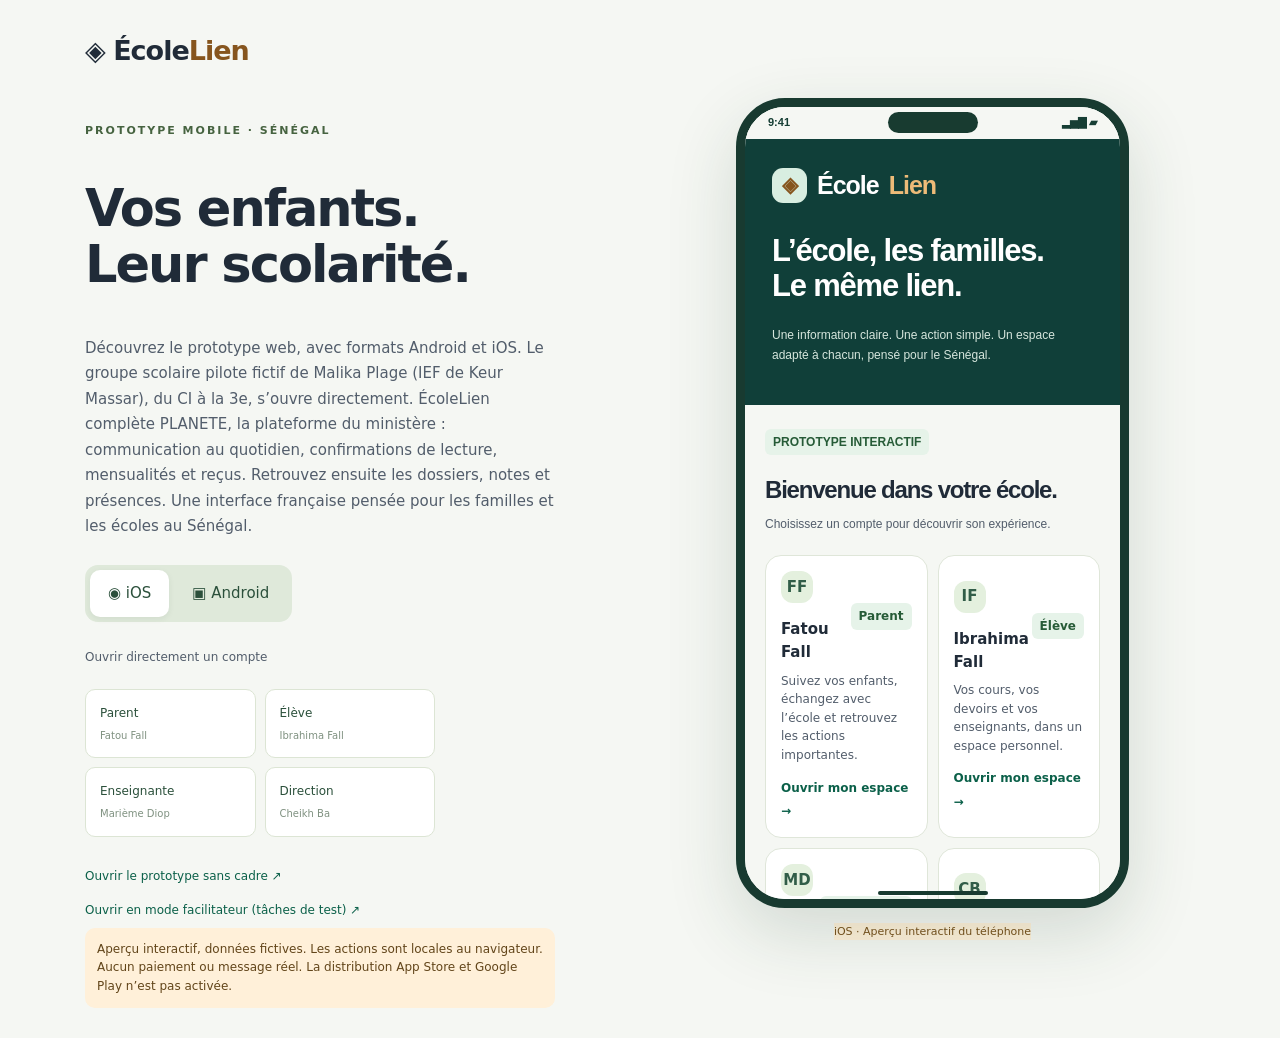
<file: index.html>
<!doctype html><html lang="fr"><head><meta charset="utf-8"><meta name="robots" content="noindex, nofollow"><meta name="viewport" content="width=device-width,initial-scale=1"><meta name="theme-color" content="#103f39"><title>ÉcoleLien · iOS et Android</title><style>*{box-sizing:border-box}body{margin:0;background:#edf2e9;color:#183f35;font:14px system-ui,sans-serif}.preview{min-height:100vh;display:grid;grid-template-columns:1fr 1fr;gap:60px;align-items:center;max-width:1250px;margin:auto;padding:30px 70px}.brand{font-weight:800;font-size:27px;letter-spacing:-1px}.brand span{color:#b37a35}h1{font-size:51px;letter-spacing:-2px;line-height:1.1;max-width:500px}p{line-height:1.7;color:#647c6b;max-width:470px}.eyebrow{font-size:11px;font-weight:700;letter-spacing:2px;color:#72956e;margin-top:50px}.switch{display:flex;gap:5px;padding:5px;background:#dfe9da;border-radius:13px;width:max-content;margin:25px 0}button{cursor:pointer;font:inherit;border:0;border-radius:10px;padding:12px 18px;color:#2b503b;background:transparent}button.active{background:#fff;box-shadow:0 2px 6px #17352512}.accounts{display:grid;grid-template-columns:1fr 1fr;gap:9px;max-width:350px;margin:22px 0}.accounts button{background:#fff;text-align:left;border:1px solid #dce5d4;padding:14px;font-size:12px}.accounts small{display:block;color:#7f9180;margin-top:5px}.device-area{display:flex;align-items:center;justify-content:center;flex-direction:column;gap:15px}.device{height:min(850px,90vh);width:393px;border:9px solid #183a30;border-radius:49px;background:#f5f7f3;overflow:hidden;box-shadow:0 25px 70px #1c432929;position:relative}.device.android{border-radius:35px;border-width:8px}.device iframe{width:100%;height:100%;border:0;display:block}.note{font-size:11px;color:#7e917d}.link{display:inline-block;margin:8px 0;color:#16785e;font-size:12px;text-decoration:none}.demo{font-size:11px;padding:12px;background:#e4eadb;border-radius:10px;max-width:470px}.mobiletools{display:none}@media(max-width:800px){body{background:#f5f7f3}.preview{display:block;padding:0;min-height:100dvh}.intro{display:none}.device-area{display:block}.device{width:100%;height:calc(100dvh - 40px);border:0;border-radius:0;box-shadow:none}.device.android{border:0;border-radius:0}.note{display:none}.mobiletools{display:flex;justify-content:center;align-items:center;height:40px;background:#e6eee1;gap:8px;font-size:10px}.mobiletools button{padding:5px 13px;font-size:10px;border-radius:15px}.mobiletools button.active{background:white}}</style><link rel="stylesheet" href="readability.css"><link rel="stylesheet" href="pilot.css?v=3"><link rel="manifest" href="manifest.webmanifest"><link rel="apple-touch-icon" href="icon-192.png"></head><body><div class="preview"><section class="intro"><div class="brand">◈ École<span>Lien</span></div><div class="eyebrow">PROTOTYPE MOBILE · SÉNÉGAL</div><h1>Vos enfants.<br>Leur scolarité.</h1><p>Découvrez le prototype web, avec formats Android et iOS. Le groupe scolaire pilote fictif de Malika Plage (IEF de Keur Massar), du CI à la 3e, s’ouvre directement. ÉcoleLien complète PLANETE, la plateforme du ministère : communication au quotidien, confirmations de lecture, mensualités et reçus. Retrouvez ensuite les dossiers, notes et présences. Une interface française pensée pour les familles et les écoles au Sénégal.</p><div class="switch"><button id="ios" onclick="platform('ios')">◉ iOS</button><button id="android" onclick="platform('android')">▣ Android</button></div><p style="font-size:12px">Ouvrir directement un compte</p><div class="accounts"><button onclick="openAccount('parent')">Parent<small>Fatou Fall</small></button><button onclick="openAccount('student')">Élève<small>Ibrahima Fall</small></button><button onclick="openAccount('teacher')">Enseignante<small>Marième Diop</small></button><button onclick="openAccount('admin')">Direction<small>Cheikh Ba</small></button></div><a class="link" id="full" href="app.html">Ouvrir le prototype sans cadre ↗</a><br><a class="link" href="app.html?animateur=1">Ouvrir en mode facilitateur (tâches de test) ↗</a><div class="demo">Aperçu interactif, données fictives. Les actions sont locales au navigateur. Aucun paiement ou message réel. La distribution App Store et Google Play n’est pas activée.</div></section><section class="device-area"><div class="mobiletools">Format : <button id="mobile-ios" onclick="platform('ios')">iOS</button><button id="mobile-android" onclick="platform('android')">Android</button></div><div class="device" id="device"><iframe id="phone" title="Prototype mobile ÉcoleLien" src="app.html?platform=ios"></iframe></div><div class="note" id="caption">iOS · Aperçu du téléphone</div></section></div><script>let current=localStorage.getItem('ecolelien-platform')||'ios';function platform(p){current=p;localStorage.setItem('ecolelien-platform',p);document.getElementById('device').classList.toggle('android',p==='android');for(let id of ['ios','android','mobile-ios','mobile-android'])document.getElementById(id).classList.toggle('active',id.endsWith(p));document.getElementById('phone').src='app.html?platform='+p;document.getElementById('full').href='app.html?platform='+p;document.getElementById('caption').textContent=(p==='ios'?'iOS':'Android')+' · Aperçu interactif du téléphone'}function openAccount(role){document.getElementById('phone').contentWindow.postMessage({type:'ecolelien-demo-account',role},location.origin)}platform(current);</script></body></html>
</file>
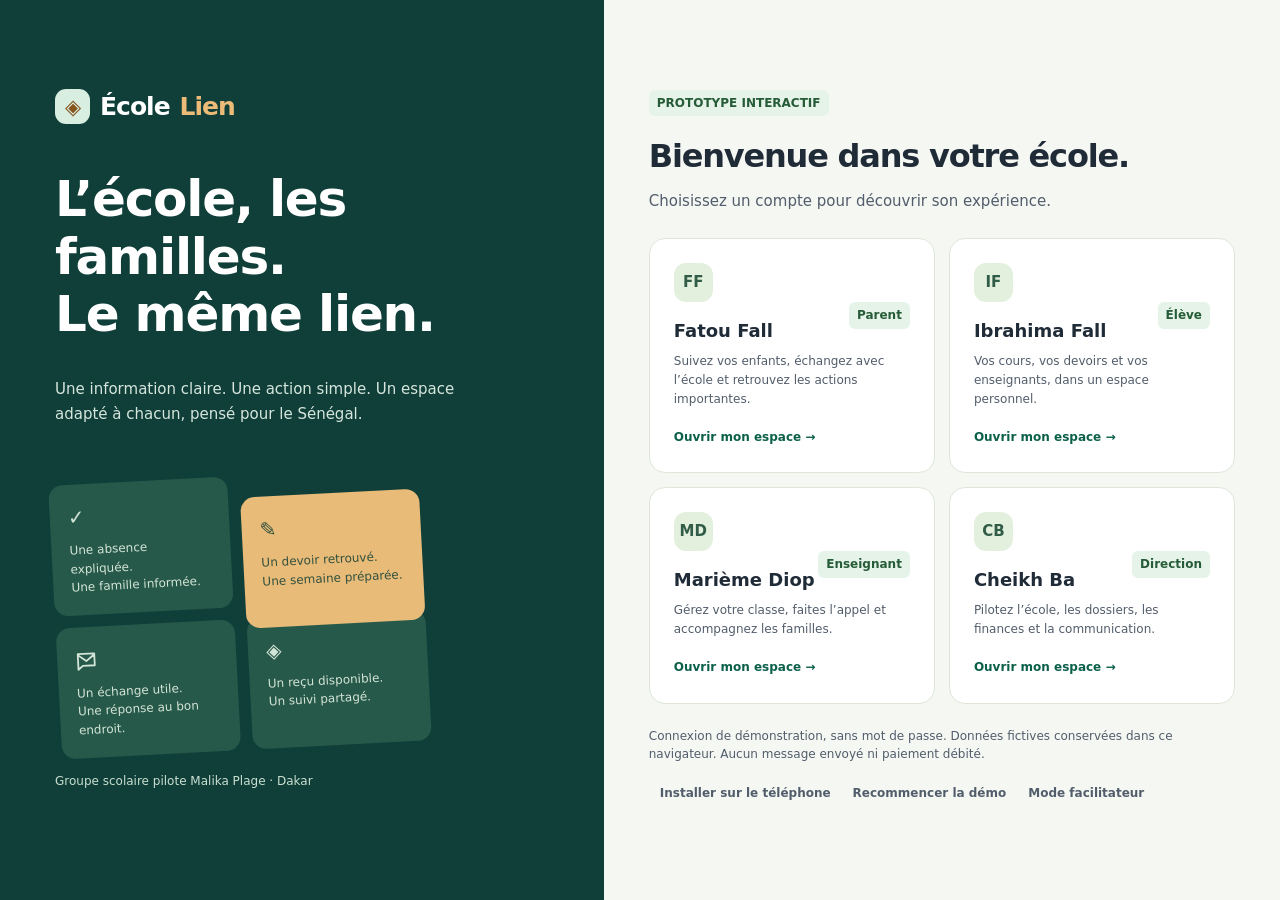
<file: app.html>
<!doctype html><html lang="fr"><head><meta charset="utf-8"><meta name="robots" content="noindex, nofollow"><meta name="viewport" content="width=device-width,initial-scale=1,viewport-fit=cover"><meta name="theme-color" content="#0f5149"><meta name="description" content="ÉcoleLien, prototype de communication scolaire pour le Sénégal. Espaces parents, élèves, enseignants et direction."><title>ÉcoleLien · Votre école au quotidien</title><link rel="stylesheet" href="app.css"><link rel="stylesheet" href="screens.css"><link rel="stylesheet" href="readability.css?v=2"><link rel="stylesheet" href="pilot.css?v=3"><link rel="stylesheet" href="merge.css?v=4"><link rel="stylesheet" href="live.css?v=5"><link rel="manifest" href="manifest.webmanifest"><link rel="apple-touch-icon" href="icon-192.png"></head><body><div id="root"></div><dialog id="modal"></dialog><div id="toast" role="status" hidden></div><script src="senegal.js?v=6"></script><script src="app.js"></script><script src="screens.js"></script><script src="location.js"></script><script src="pwa.js"></script><script src="merge.js?v=4"></script><script src="school.js?v=7"></script><script src="config.js?v=5"></script><script src="live.js?v=5"></script></body></html>
</file>
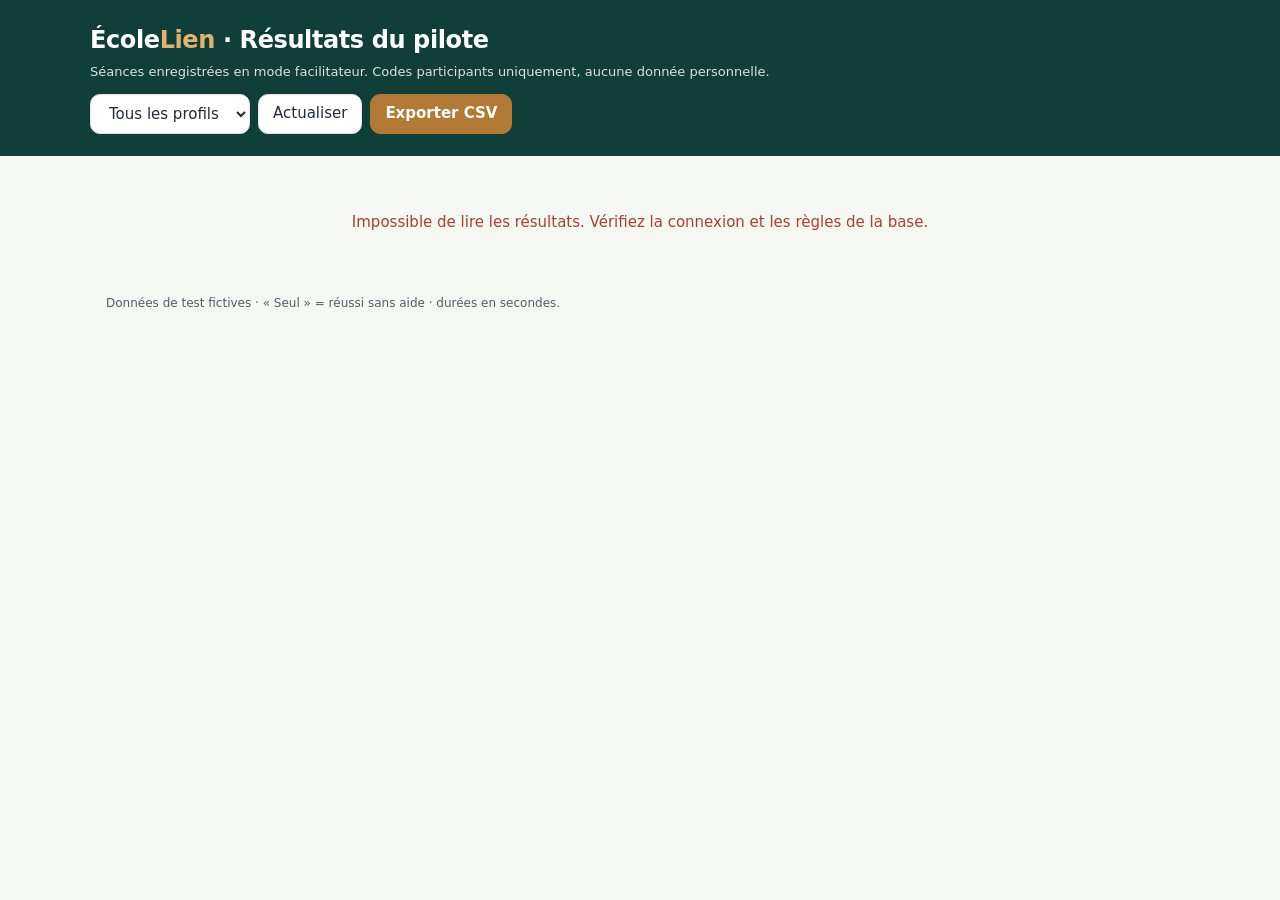
<file: resultats.html>
<!doctype html>
<html lang="fr">
<head>
<meta charset="utf-8"><meta name="robots" content="noindex, nofollow">
<meta name="viewport" content="width=device-width, initial-scale=1">
<title>ÉcoleLien · Résultats du pilote</title>
<link rel="icon" href="icon-192.png">
<style>
:root{--green:#0b6049;--deep:#103f39;--gold:#b37a35;--ink:#202b38;--muted:#525d6b;--line:#dfe7dc;--bg:#f5f7f3;--card:#fff;--ok:#1d6b45;--ok-soft:#e5f3ea;--amber:#8a5a12;--amber-soft:#fdf3dd;--red:#a8402f;--red-soft:#fbeae6}
@media (prefers-color-scheme:dark){:root:not([data-theme="light"]){--ink:#e8efe9;--muted:#a9b8ae;--line:#34413b;--bg:#151a18;--card:#1f2724;--ok-soft:#1e3328;--amber-soft:#3a3019;--red-soft:#3d2420}}
*{box-sizing:border-box}
body{margin:0;background:var(--bg);color:var(--ink);font:15px/1.5 system-ui,-apple-system,"Segoe UI",Roboto,sans-serif}
header{background:var(--deep);color:#fff;padding:22px 16px}
header .wrap{max-width:1100px;margin:0 auto;display:flex;flex-wrap:wrap;gap:12px;align-items:end;justify-content:space-between}
h1{margin:0;font-size:24px;letter-spacing:-.4px}h1 span{color:#e3b26e}
header p{margin:4px 0 0;opacity:.85;font-size:13px}
main{max-width:1100px;margin:0 auto;padding:16px}
.tools{display:flex;flex-wrap:wrap;gap:8px}
button,select{font:inherit;min-height:40px;border-radius:10px;border:1px solid var(--line);background:var(--card);color:var(--ink);padding:0 14px;cursor:pointer}
button.primary{background:var(--gold);border-color:var(--gold);color:#fff;font-weight:700}
.kpis{display:grid;grid-template-columns:repeat(auto-fit,minmax(150px,1fr));gap:10px;margin:4px 0 18px}
.kpi{background:var(--card);border:1px solid var(--line);border-radius:14px;padding:12px 14px}
.kpi b{display:block;font-size:26px;letter-spacing:-.5px;font-variant-numeric:tabular-nums}
.kpi span{font-size:12.5px;color:var(--muted)}
h2{font-size:17px;margin:22px 0 10px}
.scroll{overflow-x:auto;background:var(--card);border:1px solid var(--line);border-radius:14px}
table{border-collapse:collapse;width:100%;min-width:640px;font-size:13.5px}
th,td{text-align:left;padding:9px 12px;border-bottom:1px solid var(--line);vertical-align:top}
th{font-size:12px;color:var(--muted);font-weight:700;text-transform:uppercase;letter-spacing:.4px;background:color-mix(in srgb,var(--card) 92%,var(--gold))}
td.num{font-variant-numeric:tabular-nums;white-space:nowrap}
.st{display:inline-block;font-size:11.5px;font-weight:700;padding:2px 8px;border-radius:999px;margin:1px 4px 1px 0;white-space:nowrap}
.st.seul{background:var(--ok-soft);color:var(--ok)}.st.aide{background:var(--amber-soft);color:var(--amber)}.st.echec{background:var(--red-soft);color:var(--red)}
.bar{height:8px;border-radius:4px;background:var(--line);overflow:hidden;display:flex;min-width:120px}
.bar i{display:block;height:100%}
.empty,.err{padding:24px;text-align:center;color:var(--muted)}
.err{color:var(--red)}
.note{color:var(--muted);font-size:12.5px;max-width:280px}
details summary{cursor:pointer;color:var(--green);font-weight:600}
details ol{margin:6px 0 0;padding-left:18px;font-size:12.5px;color:var(--muted)}
footer{max-width:1100px;margin:0 auto;padding:6px 16px 30px;font-size:12px;color:var(--muted)}
</style>
</head>
<body>
<header><div class="wrap"><div><h1>École<span>Lien</span> · Résultats du pilote</h1><p>Séances enregistrées en mode facilitateur. Codes participants uniquement, aucune donnée personnelle.</p></div>
<div class="tools"><select id="role" aria-label="Profil"><option value="">Tous les profils</option><option value="parent">Parents</option><option value="student">Élèves</option><option value="teacher">Enseignants</option><option value="admin">Direction</option></select><button onclick="load()">Actualiser</button><button class="primary" onclick="exportCsv()">Exporter CSV</button></div></div></header>
<main>
<div id="out"><p class="empty">Chargement…</p></div>
</main>
<footer>Données de test fictives · « Seul » = réussi sans aide · durées en secondes.</footer>
<script src="config.js"></script>
<script>
'use strict';
const DB=(window.ECOLELIEN_CONFIG?.databaseURL||'').replace(/\/+$/,'');
const ROLE={parent:'Parent',student:'Élève',teacher:'Enseignant',admin:'Direction'};
const ST={seul:'Seul',aide:'Avec aide',echec:'Échec'};
const LANG={fr:'Français',wo:'Wolof','fr-wo':'Français et wolof'},DEV={android:'Android',iphone:'iPhone',other:'Autre'};
let rows=[];
const esc=s=>String(s??'').replace(/[&<>"']/g,c=>({'&':'&amp;','<':'&lt;','>':'&gt;','"':'&quot;',"'":'&#39;'}[c]));
const fmtDate=ms=>ms?new Intl.DateTimeFormat('fr-FR',{day:'numeric',month:'short',hour:'2-digit',minute:'2-digit'}).format(new Date(ms)):'';
const mins=s=>s==null?'':(s>=60?Math.floor(s/60)+' min '+String(s%60).padStart(2,'0'):s+' s');
const median=a=>{const v=a.filter(x=>typeof x==='number').sort((x,y)=>x-y);if(!v.length)return null;const m=Math.floor(v.length/2);return v.length%2?v[m]:Math.round((v[m-1]+v[m])/2)};
async function load(){const out=document.getElementById('out');out.innerHTML='<p class="empty">Chargement…</p>';
  try{const r=await fetch(DB+'/sessions.json');if(!r.ok)throw new Error(r.status);const data=await r.json()||{};
    rows=Object.entries(data).filter(([,s])=>s&&s.info).map(([id,s])=>({id,...s.info,tasks:s.tasks||{},summary:s.summary||null,events:Object.values(s.events||{}).sort((a,b)=>a.t-b.t)})).sort((a,b)=>b.startedAt-a.startedAt);
    draw()}catch(e){out.innerHTML='<p class="err">Impossible de lire les résultats. Vérifiez la connexion et les règles de la base.</p>'}}
function filtered(){const r=document.getElementById('role').value;return rows.filter(x=>!r||x.role===r)}
function draw(){const list=filtered(),out=document.getElementById('out');
  if(!list.length){out.innerHTML='<p class="empty">Aucune séance pour l’instant. Démarrez-en une depuis le mode facilitateur de l’application.</p>';return}
  const done=list.filter(x=>x.summary),conf=done.map(x=>x.summary.confidence).filter(Boolean);
  const allTasks=list.flatMap(x=>Object.values(x.tasks));const alone=allTasks.filter(t=>t.status==='seul').length;
  const roll=list.flatMap(x=>x.events.filter(e=>e.type==='appel_enregistre').map(e=>Number((e.detail.match(/\d+/)||[])[0]))).filter(n=>!isNaN(n));
  let h=`<div class="kpis"><div class="kpi"><b>${list.length}</b><span>séances (${done.length} terminées)</span></div><div class="kpi"><b>${allTasks.length?Math.round(alone*100/allTasks.length)+' %':'–'}</b><span>tâches réussies sans aide</span></div><div class="kpi"><b>${conf.length?(conf.reduce((a,b)=>a+b,0)/conf.length).toFixed(1):'–'}</b><span>confiance moyenne / 5</span></div><div class="kpi"><b>${roll.length?mins(median(roll)):'–'}</b><span>appel de 60 élèves (médiane)</span></div></div>`;
  const byTask={};list.forEach(x=>Object.entries(x.tasks).forEach(([k,t])=>{(byTask[k]=byTask[k]||{label:t.label||k,items:[]}).items.push(t)}));
  const keys=Object.keys(byTask).sort();
  if(keys.length){h+=`<h2>Par tâche</h2><div class="scroll"><table><thead><tr><th>Tâche</th><th>Essais</th><th>Seul</th><th>Avec aide</th><th>Échec</th><th>Durée médiane</th><th>Répartition</th></tr></thead><tbody>${keys.map(k=>{const it=byTask[k].items,n=it.length,c=s=>it.filter(t=>t.status===s).length,a=c('seul'),b=c('aide'),e=c('echec');return `<tr><td><b>${esc(k)}</b> ${esc(byTask[k].label)}</td><td class="num">${n}</td><td class="num">${a}</td><td class="num">${b}</td><td class="num">${e}</td><td class="num">${mins(median(it.map(t=>t.seconds)))}</td><td><div class="bar" aria-label="${a} seul, ${b} avec aide, ${e} échec"><i style="width:${a*100/n}%;background:var(--ok)"></i><i style="width:${b*100/n}%;background:var(--gold)"></i><i style="width:${e*100/n}%;background:var(--red)"></i></div></td></tr>`}).join('')}</tbody></table></div>`}
  h+=`<h2>Séances</h2><div class="scroll"><table><thead><tr><th>Date</th><th>Participant</th><th>Profil</th><th>Lieu · langue · téléphone</th><th>Tâches</th><th>Durée</th><th>Confiance</th><th>Simulation comprise</th><th>Notes et actions</th></tr></thead><tbody>${list.map(x=>`<tr><td class="num">${fmtDate(x.startedAt)}</td><td><b>${esc(x.participant)}</b>${x.room?`<br><small>salle ${esc(x.room)}</small>`:''}</td><td>${esc(ROLE[x.role]||x.role)}</td><td>${esc([x.place,LANG[x.lang]||x.lang,DEV[x.device]||x.device].filter(Boolean).join(' · '))}</td><td>${Object.entries(x.tasks).sort().map(([k,t])=>`<span class="st ${esc(t.status)}">${esc(k)} ${esc(ST[t.status]||t.status)}${t.seconds!=null?' · '+t.seconds+' s':''}</span>`).join('')||'–'}</td><td class="num">${x.summary?mins(x.summary.durationSec):'en cours'}</td><td class="num">${x.summary?.confidence??'–'}</td><td>${esc(x.summary?.understood||'–')}${x.summary?.value?`<br><small>valeur : ${esc(x.summary.value)}</small>`:''}</td><td><div class="note">${esc(x.summary?.note||'')}</div>${x.events.length?`<details><summary>${x.events.length} actions</summary><ol>${x.events.map(e=>`<li>${mins(e.t)} · ${esc(e.type)}${e.detail?' · '+esc(e.detail):''}</li>`).join('')}</ol></details>`:''}</td></tr>`).join('')}</tbody></table></div>`;
  out.innerHTML=h}
function exportCsv(){const list=filtered();const keys=[...new Set(list.flatMap(x=>Object.keys(x.tasks)))].sort();
  const head=['date','participant','profil','lieu','langue','telephone','salle','duree_s','confiance','simulation_comprise','valeur',...keys.flatMap(k=>[k+'_statut',k+'_s']),'nb_actions','duree_appel_s','notes'];
  const q=v=>{v=String(v??'');return /[";\n,]/.test(v)?'"'+v.replace(/"/g,'""')+'"':v};
  const lines=list.map(x=>{const roll=x.events.find(e=>e.type==='appel_enregistre');return [new Date(x.startedAt).toISOString(),x.participant,ROLE[x.role]||x.role,x.place,LANG[x.lang]||x.lang,DEV[x.device]||x.device,x.room,x.summary?.durationSec,x.summary?.confidence,x.summary?.understood,x.summary?.value,...keys.flatMap(k=>[x.tasks[k]?.status,x.tasks[k]?.seconds]),x.events.length,roll?(roll.detail.match(/\d+/)||[''])[0]:'',x.summary?.note].map(q).join(';')});
  const blob=new Blob(['﻿'+[head.join(';'),...lines].join('\n')],{type:'text/csv;charset=utf-8'});const a=document.createElement('a');a.href=URL.createObjectURL(blob);a.download='ecolelien-resultats-pilote.csv';a.click();setTimeout(()=>URL.revokeObjectURL(a.href),1000)}
document.getElementById('role').addEventListener('change',draw);
load();
</script>
</body>
</html>
</file>
<file: readability.css>
/* Readable typography and contrast on light surfaces. */
:root{--read-ink:#202b38;--read-muted:#525d6b;--read-purple:#247565;--read-green:#0b6049}
html{-webkit-text-size-adjust:100%;text-size-adjust:100%}
body:not(.vue-theme-dark){--ink:var(--read-ink);--muted:var(--read-muted);--green:var(--read-green);color:var(--read-ink)}
body:not(.vue-theme-dark) :is(.subtitle,.meta,.help,.hint,.mini,.footnote,.phone-hint,.location-sub,.location-help,.school-details,.location-notes,.location-foot,.kpi-caption){color:var(--read-muted)}
body:not(.vue-theme-dark) :is(.location-card,.school-option,.card,.student-card,.assignment-list,.contact-display,.account){color:var(--read-ink)}
body:not(.vue-theme-dark) :is(.card,.student-card,.account,.location-card,.school-option) :is(p,small){color:var(--read-muted)}
body:not(.vue-theme-dark) :is(.location-brand span,.school-cardhead p,.location-notes h3,.profile-item small,.student-card p,.assignment-row .tiny,.assignment-row .due,.stat small,.stat span,.stat .label,th){color:var(--read-muted)}
body:not(.vue-theme-dark) :is(.school-context button,.school-context small,.school-option a,.location-notes a,.return-link){color:var(--read-purple)}
body:not(.vue-theme-dark) :is(.location-steps button,.location-steps b){color:#33665c}
body:not(.vue-theme-dark) .location-steps button.active{background:#247565;color:white}
body:not(.vue-theme-dark) :is(.vue-summary,.vue-note){background:#eaf5f3;color:#32675c}
body:not(.vue-theme-dark) :is(.notice,.location-path){background:#edf4e7;color:#385830}
body:not(.vue-theme-dark) :is(.notice.amber,.note,.demo){background:#fff0d9;color:#78501b}
body:not(.vue-theme-dark) .tag{background:#e6f3e9;color:#265b37}
body:not(.vue-theme-dark) .tag.amber{background:#fbefda;color:#795019}
body:not(.vue-theme-dark) .tag.blue{background:#e8edf8;color:#294c8a}
body:not(.vue-theme-dark) .tag.rose{background:#fae9e5;color:#903a30}
body:not(.vue-theme-dark) .bottom-nav button{color:#525d6b}
body:not(.vue-theme-dark) .bottom-nav button.active{color:#0b6049}
body:not(.vue-theme-dark) .assignment-row .due strong{color:#202b38}
body:not(.vue-theme-dark) .assignment-details .row span:first-child{color:#525d6b}
body:not(.vue-theme-dark) :is(input,select,textarea){background:#fff;color:#202b38;border-color:#8993a0}
body:not(.vue-theme-dark) ::placeholder{color:#626c79;opacity:1}
body:not(.vue-theme-dark) :is(.primary,.dark){background:#0b6049;color:white}
body:not(.vue-theme-dark) .student-modules .grades{background:#175d93;border-color:#175d93;color:white}
body:not(.vue-theme-dark) .student-modules .grades span{color:white}
body:not(.vue-theme-dark) .positive{color:#176336}
body:not(.vue-theme-dark) .negative{color:#963c32}
body:not(.vue-theme-dark) :is(.pill,.badge,.notice-result,.formula){color:#31582c}
body:not(.vue-theme-dark) .link{color:#0b6049}
body:not(.vue-theme-dark) .brand span{color:#86551e}
body:not(.vue-theme-dark) .intro p,body:not(.vue-theme-dark) .note{color:#525d6b}
body:not(.vue-theme-dark) .intro .demo{color:#62451a}
body:not(.vue-theme-dark) :is(.login-intro,.hero) p{color:#d6e6dd}
body:not(.vue-theme-dark) :is(.login-intro,.hero) :is(.eyebrow,.footnote){color:#c9dfd0}
body:not(.vue-theme-dark) :is(.login-intro,.hero,.vue-banner,.id-card) :is(h1,h2,h3){color:#fff}
body:not(.vue-theme-dark) .vue-banner p{color:#e4f2ef}
body:not(.vue-theme-dark) .id-card :is(p,small){color:#e6f3f0}
body:not(.vue-theme-dark) .top :is(.top-left,.identity small,.ghost){color:#fff}
body:not(.vue-theme-dark) .hero button{color:#294a38}
.vue-action{color:#fff!important}.vue-action:nth-child(2){background:#237665!important}.vue-action:nth-child(3){background:#955015!important}
.student-card .events{background:#955015!important;color:#fff!important}
.subject-tile:nth-child(6n+1){background:#00657a!important}.subject-tile:nth-child(6n+2){background:#174b91!important}.subject-tile:nth-child(6n+3){background:#227766!important}.subject-tile:nth-child(6n+4){background:#267364!important}.subject-tile:nth-child(6n+5){background:#92511c!important}.subject-tile:nth-child(6n+6){background:#6b5516!important}
.subject-tile :is(h3,strong,small,.subject-teacher,.coefficient){color:white!important;opacity:1!important}
.course-hero{background:#175d93!important;color:white}.course-hero :is(h2,p,small){color:white!important}
body{font-size:15px;line-height:1.55}
:is(.meta,.help,.hint,.footnote,.phone-hint,.location-sub,.location-help,.school-details,.location-notes,.location-foot,.kpi-caption,.school-context small,.school-cardhead p,.tag,.demo,.stat small,.stat .label,.account small,.account p,.location-brand span,.school-option a,.location-notes a,.account .arrow){font-size:12px!important;line-height:1.55!important}
:is(label,th,.small,.location-steps button,.school-option .primary,.account-tabs button,.module-grid button,.bottom-nav button,.student-modules button,.top-left,.identity b){font-size:12px!important}
:is(.subject-tile .subject-teacher,.subject-tile .coefficient,.assignment-row .tiny,.assignment-row .due){font-size:11px!important;line-height:1.45}
.screens .subject-tile h3{font-size:12px;min-height:35px;line-height:1.4}
.screens .subject-tile{min-height:160px}
.screens .module-grid button{min-height:110px;line-height:1.4}
.school-context small{white-space:normal}.location-steps button{flex-wrap:wrap;justify-content:center;min-height:52px}
button:disabled{opacity:1;color:#59606a!important;background:#e5e7eb!important;border:1px solid #bcc2ca}
button:focus-visible,a:focus-visible,input:focus-visible,select:focus-visible,textarea:focus-visible{outline:3px solid #174b91;outline-offset:3px}
.vue-theme-dark :is(.meta,.help,.hint,.footnote,.phone-hint,.location-sub,.location-help,.school-details,.location-notes,.location-foot,.kpi-caption,.school-cardhead p,.profile-item small,.assignment-row .tiny){color:#becbc8}
.vue-theme-dark :is(.location-brand span,.location-notes h3,.school-context small){color:#c3dcd7}
.vue-theme-dark .tag{background:#d8eee1;color:#265b37}.vue-theme-dark .tag.amber{background:#fbefda;color:#795019}.vue-theme-dark .tag.blue{background:#e8edf8;color:#294c8a}
.vue-theme-dark button:disabled{background:#3b3b43!important;color:#ceced5!important;border-color:#777}
.vue-theme-dark :is(.sheet,.drawer,dialog) .help{color:#becbc8}
@media(max-width:780px){input:not([type=checkbox]):not([type=radio]),select,textarea{font-size:16px!important}.page-head{flex-wrap:wrap}.screen-top h1{font-size:18px!important}.bottom-nav button{font-size:11px!important;min-height:52px;max-width:95px;white-space:normal}.location-shell h1{font-size:26px!important}.school-option .pillrow button{white-space:normal;line-height:1.45}.school-context b{font-size:13px}.screens .subject-grid{gap:8px}.screens .subject-tile{padding:12px 7px}.screens .subject-tile strong{font-size:22px}.account-tabs button{padding:13px 3px}.demo{font-size:11px!important}.main{padding-bottom:115px}}

body:not(.vue-theme-dark) .intro .eyebrow{color:#466340}.mobiletools{font-size:12px}.mobiletools button{font-size:12px}.vue-theme-dark .bottom-nav button{color:#becbc8}.vue-theme-dark .bottom-nav button.active{color:#bce5cf}
/* Dark theme controls must own their foreground and background together. */
.vue-theme-dark button{background:#35413f;color:#edf7f5}
.vue-theme-dark button.primary,.vue-theme-dark button.dark{background:#0b6049;color:#fff}
.vue-theme-dark button.danger{background:#59302f;color:#ffe8e3}
.vue-theme-dark button.ghost{background:transparent;color:#cdddda}
.vue-theme-dark .quick button{background:#edf3e8;color:#213d2f;font-weight:700}
.vue-theme-dark .quick button span{color:#2e6845}
.vue-theme-dark .row button.small:not(.primary):not(.dark):not(.danger){background:#edf3e8;color:#213d2f;border:1px solid #b2c5ac}
.vue-theme-dark .tabs button{background:#35413f;color:#edf7f5}
.vue-theme-dark .tabs button.active{background:#d8eee1;color:#245c43}
.vue-theme-dark .account{background:#252f2d;color:#edf7f5;border-color:#455451}
.vue-theme-dark .account :is(p,small){color:#becbc8}
.vue-theme-dark .account .arrow{color:#bce5cf}
.vue-theme-dark .child{background:#2b3634;color:#edf7f5;border-color:#455451}
.vue-theme-dark .child.active{background:#334b3b;color:#edf7f5;border-color:#92b98b}
.vue-theme-dark .child small{color:#becbc8}
.vue-theme-dark .pillrow button:not(.primary):not(.danger):not(.events){background:#35413f;color:#edf7f5}
.vue-theme-dark .hero button{background:#e8c181;color:#294a38}
.vue-theme-dark .student-card .events{background:#955015;color:#fff}
.vue-theme-dark .student-summary{background:transparent;color:#edf7f5}
.vue-theme-dark .module-heading button{background:transparent;color:#edf7f5}
.vue-theme-dark .assignment-row,.vue-theme-dark .grade-row{background:transparent;color:#edf7f5}
.vue-theme-dark .assignment-row .due strong{color:#edf7f5}
.vue-theme-dark .conversation{background:transparent;color:#edf7f5}
.vue-theme-dark .conversation.active{color:#bce5cf}
.vue-theme-dark .account-tabs button{background:transparent;color:#edf7f5}
.vue-theme-dark .account-tabs button.active{background:#35413f;color:#edf7f5}
.vue-theme-dark .return-link{background:transparent;color:#baded7}
.vue-theme-dark .location-steps button{background:#2d403c;color:#cee7e2}
.vue-theme-dark .location-steps button.active{background:#2a6f61;color:white}
.vue-theme-dark .location-steps b{background:#e7f3f1;color:#33665c}
.vue-theme-dark .location-brand span{color:#becbc8}
.vue-theme-dark .sheet .student-summary{background:#2b3634;color:#edf7f5}
.vue-theme-dark .drawer button{background:transparent;color:#edf7f5}
.vue-theme-dark .tutorial button{background:transparent;color:#edf7f5}
.vue-theme-dark .screen-top button{background:transparent;color:#fff}
.vue-theme-dark .bottom-nav button{background:transparent;color:#cdddda}
.vue-theme-dark .bottom-nav button.active{background:transparent;color:#bce5cf}
.screens.vue-theme-dark .statusbar{background:#272727!important;color:#f3f1f5!important}
.screens.vue-theme-dark .statusbar .camera{background:#0b0b0d}
.screens.vue-theme-dark .gesture{background:#cdddda}
body:not(.vue-theme-dark) .quick button{background:#f2f6ee;color:#213d2f;font-weight:700}
body:not(.vue-theme-dark) .quick button span{color:#2e6845}
body:not(.vue-theme-dark) .row button.small:not(.primary):not(.dark):not(.danger){background:#edf3e8;color:#213d2f}
</file>
<file: pilot.css>
/* Shared green/gold identity, using phone system fonts and local SVG icons. */
body,button,input,select,textarea{font-family:system-ui,-apple-system,BlinkMacSystemFont,'Segoe UI',sans-serif}h1,h2,h3,.brand{font-family:inherit}body.vue,body.screens{--purple:#0b6049;--blue:#0b6049}body:not(.vue-theme-dark){--bg:#f5f7f3;--green:#0b6049;--navy:#103f39;--ink:#202b38;--muted:#525d6b;background:#f5f7f3}body.screens .top{background:#103f39!important;color:#fff}.screens .screen-top h1,.screens .screen-top button{color:#fff!important}.location-brand{color:#0b6049}body:not(.vue-theme-dark) .location-steps button{color:#294a38}body:not(.vue-theme-dark) .location-steps button.active{background:#0b6049;color:white}body:not(.vue-theme-dark) .vue-summary{background:#edf4eb;color:#234d3b}.screens .vue-action{background:#0b6049;color:white}.screens .vue-action .badge{color:#fff;background:#ffffff20}.screens .student-card{border-color:#d1ddd4}.screens .student-card .avatar{background:#dcebdd;color:#315d48}.drawer header{background:#103f39}.drawer{background:#103f39}.drawer button{color:#fff;border-color:#416455}.drawer footer{color:#d6e6dd}.id-card{background:linear-gradient(130deg,#103f39,#0b6049)}.id-card .avatar{background:#dcebdd;color:#315d48}.return-link,body:not(.vue-theme-dark) .return-link{color:#0b6049}.screens .module-grid button{background:#f2f6ee;border-color:#c6d5cb;color:#213d2f}.screens .module-grid .symbol{color:#0b6049}body:not(.vue-theme-dark) .account-tabs button.active{background:#e1eddf}.screens .events{background:#86551e!important;color:#fff}.ui-icon{width:22px;height:22px;display:inline-block;vertical-align:middle;flex-shrink:0}.symbol .ui-icon{width:30px;height:30px}.bottom-nav .ui-icon{width:23px;height:23px}.quick .ui-icon{width:27px;height:27px}.ui-icon path{vector-effect:non-scaling-stroke}.demo.compact-strip{margin:0;padding:6px 10px;border-radius:0;font-size:11px!important;line-height:1.35;min-height:0}.school-context{display:none!important}.content{padding-top:16px}.today{font-size:13px;color:var(--muted);margin:4px 0 16px}.todo{border-top:4px solid #0b6049}.todo-item{padding:16px;border-radius:12px;margin-bottom:8px}.todo-item.urgent{background:#fff0d9;border-left:4px solid #86551e}.todo-item p{color:#3e4650!important;margin:8px 0 12px}.todo-item h3{font-size:17px;margin-top:8px}.todo-row{display:flex;align-items:center;gap:12px;justify-content:space-between;padding:14px 0;border-bottom:1px solid var(--line)}.todo-row:last-child{border:0}.todo-row div{flex:1;min-width:0}.todo-row small{display:block;margin-top:5px;color:var(--muted)}.todo-row button{min-height:44px;white-space:nowrap}.receipt-confirmed{color:#176336!important;background:#edf4eb;padding:12px;border-radius:8px;font-size:13px}.attendance-summary{display:flex;justify-content:space-between;gap:8px;position:sticky;top:32px;background:#edf4eb;color:#234d3b;padding:13px;z-index:4;border-radius:8px}.attendance-person{display:flex;align-items:center;justify-content:space-between;gap:8px;padding:12px 0;border-bottom:1px solid var(--line)}.attendance-person b{font-size:14px}.attendance-person small{display:block;color:var(--muted);margin-top:4px}.attendance-taps{display:flex;gap:5px}.attendance-taps button{padding:11px 9px;min-height:44px;font-size:12px;border:1px solid #bccabd}.attendance-taps button.selected{background:#903a30;color:#fff;border-color:#903a30}.attendance-save{position:sticky;bottom:85px;display:flex;gap:7px;flex-wrap:wrap;padding:12px 0;background:var(--bg);z-index:3}.sms-phone{max-width:320px;margin:auto;border:7px solid #34463f;border-radius:18px;padding:15px;background:#f1f5ec;color:#202b38}.sms-phone-head{font-weight:700;border-bottom:1px solid #c6d5cb;padding:8px 0}.sms-bubble{background:#fff;border-radius:12px;padding:14px;margin:15px 0}.sms-bubble p{color:#202b38!important}.sms-phone input{color:#202b38!important;background:#fff!important}.sms-phone label{color:#202b38}.phone-hint,.vue-note{display:none}.facilitator-mode .phone-hint,.facilitator-mode .vue-note{display:block}.facilitator-mode .compact-strip:after{content:' · Facilitateur';font-weight:700}body.vue-theme-dark .todo-item.urgent{background:#46351b;color:#fff}body.vue-theme-dark .todo-item p{color:#fff!important}body.vue-theme-dark .attendance-summary{background:#315240;color:#fff}body.vue-theme-dark .sms-bubble,body.vue-theme-dark .sms-bubble p{color:#202b38!important}body.vue-theme-dark .receipt-confirmed{color:#234d3b!important}.selected-student{position:static}@media(max-width:780px){.screens .card{padding:16px}.todo-row small{font-size:12px}.attendance-taps button{font-size:12px}.screens .top{height:54px!important}.todo .card-head{margin-bottom:12px}.main{padding-bottom:90px}.module-grid button{min-height:94px;font-size:12px!important}.school-option .ui-icon{color:#0b6049}}
</file>
<file: app.css>
:root{--ink:#173c36;--green:#0f7561;--navy:#103f39;--mint:#d8eee1;--bg:#f5f7f3;--line:#e1e8df;--muted:#73827b;--amber:#a66a20;--rose:#9e4542}*{box-sizing:border-box}body{margin:0;background:var(--bg);color:var(--ink);font:14px system-ui,-apple-system,BlinkMacSystemFont,'Segoe UI',sans-serif}h1,h2,h3,.brand{font-family:system-ui,sans-serif}h1{font-size:32px;letter-spacing:-1.2px;margin:0 0 7px}h2{font-size:18px;margin:0 0 18px;letter-spacing:-.4px}h3{font-size:15px;margin:0 0 7px}p{line-height:1.65}button,input,select,textarea{font:inherit}button,a,select{touch-action:manipulation}button{cursor:pointer;border:0;border-radius:10px;background:#edf2eb;color:var(--ink);padding:11px 15px;font-weight:600}button:hover{filter:brightness(.96)}button:focus-visible,a:focus-visible{outline:3px solid #e9b25f;outline-offset:3px}button:disabled{opacity:.6;cursor:default}.primary{background:var(--green);color:white}.dark{background:var(--navy);color:white}.ghost{background:transparent;padding:7px;color:var(--muted)}.small{font-size:12px;padding:8px 11px}.danger{background:#f7e4e0;color:var(--rose)}a{color:var(--green)}input,select,textarea{border:1px solid #d8e2d8;background:white;color:var(--ink);border-radius:9px;padding:11px;width:100%}input[type=checkbox],input[type=radio]{width:auto;accent-color:var(--green)}label{display:block;font-size:12px;font-weight:600;margin:12px 0 6px}textarea{min-height:100px;resize:vertical}.brand{font-size:25px;font-weight:800;letter-spacing:-1px;display:flex;align-items:center;gap:10px}.mark{width:35px;height:35px;background:#d8eee1;color:#154c40;border-radius:11px;display:grid;place-items:center;font-size:21px}.brand em{color:#edbb78;font-style:normal}aside{width:238px;height:100vh;position:fixed;top:0;background:var(--navy);padding:28px 20px;color:#fff;display:flex;flex-direction:column}aside .school{font-size:11px;color:#a9c3b8;margin-top:25px;border-top:1px solid #366055;padding-top:18px}.nav{display:grid;gap:6px;margin-top:22px}.nav button{display:flex;align-items:center;gap:12px;text-align:left;background:transparent;color:#b8d1c3;font-size:13px;padding:12px}.nav button.active{background:#2b5b4e;color:white}.nav .count{margin-left:auto;background:#ddbc7c;color:#24493b;padding:2px 6px;border-radius:5px;font-size:10px}.aside-foot{margin-top:auto;padding-top:25px;color:#b1c7bc;font-size:11px}.aside-foot p{margin:7px 0}.main{margin-left:238px;max-width:1550px;padding:0 40px 50px}.top{height:83px;border-bottom:1px solid var(--line);display:flex;align-items:center;justify-content:space-between;gap:15px}.top-left{font-size:12px;color:var(--muted)}.top-right{display:flex;align-items:center;gap:14px}.identity{display:flex;align-items:center;gap:10px}.avatar{width:39px;height:39px;border-radius:12px;background:#dcebdd;display:grid;place-items:center;font-weight:800;color:#315d48}.identity b{display:block;font-size:12px}.identity small{color:var(--muted);font-size:10px}.content{padding-top:28px}.subtitle{color:var(--muted);margin:0 0 24px}.page-head{display:flex;align-items:center;justify-content:space-between;gap:18px}.demo{font-size:10px;padding:8px 12px;border-radius:7px;background:#f7efd9;color:#8c702b;margin-top:15px}.hero{position:relative;background:var(--navy);color:white;border-radius:20px;padding:28px;margin:24px 0;overflow:hidden;display:flex;align-items:center;justify-content:space-between;gap:20px}.hero:after{content:'';width:220px;height:220px;border:35px solid #285a4c;border-radius:50%;position:absolute;right:20px;top:-130px;pointer-events:none}.hero h2{font-size:24px;max-width:590px;margin:10px 0}.hero p{color:#b6d0c1;margin:0;max-width:530px}.hero button{position:relative;z-index:1;white-space:nowrap;background:#e8c181;color:#294a38}.eyebrow{font-size:10px;font-weight:700;letter-spacing:1.5px;text-transform:uppercase;color:#a7cbbb}.stats{display:grid;grid-template-columns:repeat(4,1fr);gap:15px;margin:22px 0}.stat{padding:20px;background:white;border:1px solid var(--line);border-radius:15px}.stat .label{display:flex;justify-content:space-between;color:var(--muted);font-size:12px}.stat strong{font-size:27px;display:block;margin:10px 0 5px;letter-spacing:-1px}.stat small{color:var(--muted);font-size:11px}.stat .icon{width:26px;height:26px;border-radius:8px;background:#edf4ea;display:grid;place-items:center;color:#4a795a}.grid{display:grid;grid-template-columns:1.6fr 1fr;gap:20px}.grid.equal{grid-template-columns:1fr 1fr}.card{background:white;border:1px solid var(--line);border-radius:16px;padding:23px;margin-bottom:20px}.card-head{display:flex;align-items:center;justify-content:space-between;gap:10px;margin-bottom:16px}.card-head h2{margin:0}.tag{display:inline-block;border-radius:6px;padding:4px 8px;font-size:10px;font-weight:600;background:#e6f3e9;color:#427453}.tag.amber{background:#fbefda;color:#9b6928}.tag.blue{background:#e8edf8;color:#4b69a4}.tag.rose{background:#fae9e5;color:#a5574a}.meta{font-size:11px;color:var(--muted);margin:6px 0}.row{display:flex;justify-content:space-between;align-items:center;gap:14px;padding:15px 0;border-bottom:1px solid #eef1e9}.row:last-child{border:0}.row p{margin:5px 0}.row .body{flex:1}.row.start{align-items:flex-start}.datebox{min-width:45px;border-radius:10px;padding:8px;text-align:center;background:#f1f4eb;color:#5d7954;font-size:10px}.datebox strong{font-size:19px;display:block}.toolbar{display:flex;gap:10px;align-items:center;flex-wrap:wrap;margin:18px 0}.toolbar input{flex:1;min-width:170px}.toolbar select{width:auto}.tabs{display:flex;gap:7px;flex-wrap:wrap;margin:18px 0}.tabs button{border-radius:30px;font-size:12px;padding:9px 14px}.tabs button.active{background:var(--mint);color:#245c43}.children{display:flex;gap:10px}.child{padding:12px 16px;background:white;border:1px solid var(--line);border-radius:14px;display:flex;align-items:center;gap:12px}.child.active{border-color:#559f75;background:#eef7ee}.child small{display:block;color:var(--muted);font-size:10px;margin-top:4px}.child .avatar{width:30px;height:30px;font-size:12px}.quick{display:grid;grid-template-columns:repeat(3,1fr);gap:9px}.quick button{text-align:left;padding:17px 13px;background:#f2f6ee;min-height:94px}.quick span{display:block;color:#47805a;font-size:20px;margin-bottom:13px}.post{padding:20px 0;border-bottom:1px solid var(--line)}.post:last-child{border:0}.post .post-head{display:flex;justify-content:space-between;align-items:flex-start}.post h3{font-size:17px;margin-top:8px}.post p{color:#5e7367;font-size:13px}.post button{font-size:12px}.post-footer{display:flex;gap:10px;align-items:center;flex-wrap:wrap}.checkline{display:flex;align-items:center;gap:10px}.checkline label{margin:0;font-size:12px}.taskdone{text-decoration:line-through;color:#8b9b8d}.list-select{width:180px}.empty{padding:25px;text-align:center;color:var(--muted)}.bubble{background:#eff4eb;border-radius:12px;padding:13px 16px;margin:12px 0;max-width:85%;font-size:13px}.bubble.mine{margin-left:auto;background:#ddefe0}.bubble small{display:block;color:#7a8e7b;font-size:10px;margin-bottom:5px}.chat-scroll{max-height:350px;overflow:auto}.conversation{width:100%;text-align:left;background:transparent;border-bottom:1px solid var(--line);border-radius:0;padding:17px 0}.conversation.active{color:var(--green)}.table-wrap{overflow:auto}table{width:100%;border-collapse:collapse;font-size:12px}td,th{text-align:left;padding:12px 9px;border-bottom:1px solid var(--line);vertical-align:middle}th{color:var(--muted);font-size:11px;font-weight:500}td select{min-width:105px;padding:7px;font-size:11px}.help{font-size:11px;color:var(--muted);line-height:1.65}.document{display:flex;align-items:center;gap:13px;padding:16px;background:#f5f7f0;border-radius:12px;margin:12px 0}.document .body{flex:1}.file-icon{width:40px;height:45px;background:#e1ecdf;border-radius:8px;display:grid;place-items:center;color:#497755;font-weight:700;font-size:10px}.notice{background:#edf5e8;border-radius:12px;padding:15px;color:#56734e;font-size:12px;margin:15px 0}.notice.amber{background:#fbf0de;color:#8d702e}.progress{height:7px;background:#edf1e9;border-radius:7px;margin:12px 0}.progress i{display:block;height:7px;background:#68a879;border-radius:7px}.week{display:grid;grid-template-columns:repeat(5,minmax(100px,1fr));gap:12px;min-width:600px}.day{background:#f4f6ef;border-radius:12px;padding:12px}.day h3{font-size:12px}.lesson{background:white;border-left:3px solid #6fa485;border-radius:6px;margin:12px 0;padding:12px 8px;font-size:12px}.lesson small{display:block;font-size:10px;color:var(--muted);margin:6px 0}.bottom-nav{display:none}dialog{border:0;border-radius:19px;padding:27px;max-width:540px;width:92%;max-height:90vh;overflow:auto;box-shadow:0 20px 90px #15332655}dialog::backdrop{background:#103e3870}dialog h2{font-size:22px}dialog .actions{display:flex;justify-content:flex-end;gap:9px;margin-top:20px}#toast{position:fixed;bottom:28px;right:25px;z-index:20;background:var(--navy);color:white;padding:15px 22px;border-radius:12px;max-width:85vw;box-shadow:0 10px 30px #103e3820}.login{display:grid;grid-template-columns:1fr 1.12fr;min-height:100vh}.login-intro{position:relative;background:var(--navy);padding:70px 55px;color:white;display:flex;flex-direction:column;justify-content:center;overflow:hidden}.login-intro h1{font-size:50px;line-height:1.15;max-width:470px;margin:45px 0 18px}.login-intro p{color:#b7cdbf;max-width:400px}.illustration{margin-top:35px;max-width:370px;display:grid;grid-template-columns:1fr 1fr;gap:12px;transform:rotate(-3deg)}.illustration div{border-radius:14px;padding:18px;background:#27594b;color:#d3e5d6;font-size:12px}.illustration div:nth-child(2){background:#e8bb78;color:#31513e;transform:translateY(22px)}.illustration b{font-size:20px;display:block;margin-bottom:8px}.login-panel{padding:50px 45px;align-self:center}.account-grid{display:grid;grid-template-columns:1fr 1fr;gap:14px;margin-top:25px}.account{background:white;border:1px solid #dfe6d9;border-radius:16px;padding:24px;text-align:left;min-height:200px;transition:.15s}.account:hover{transform:translateY(-3px);border-color:#519867;box-shadow:0 8px 25px #1c402c09}.account h3{font-size:18px;margin:15px 0 7px}.account p{font-size:12px;font-weight:400;color:var(--muted);margin:0 0 17px}.account .arrow{font-size:12px;color:var(--green)}.account .avatar{background:#e4f0de}.settings{display:grid;gap:13px}.settings .row{align-items:flex-start}.settings select{width:200px}.activity-dot{width:8px;height:8px;border-radius:50%;background:#7fac78;flex-shrink:0}.profile-card{display:flex;gap:15px;align-items:center}.pillrow{display:flex;gap:10px;flex-wrap:wrap}.footnote{font-size:10px;color:#8c988c;padding:10px 0}.statusbar{display:none}.long{white-space:normal}@media(min-width:1600px){.main{margin:auto;padding-left:275px}}@media(max-width:1100px){.main{padding:0 24px 40px}.quick{grid-template-columns:1fr 1fr}.top-left{max-width:160px}.login-intro{padding:40px}.login-intro h1{font-size:42px}.account{padding:18px}}@media(max-width:780px){aside{display:none}.main{margin:0;padding:0 18px 100px}.top{height:70px}.top-left{font-size:11px}.identity small{display:none}.identity b{font-size:11px}.identity .avatar{width:33px;height:33px}.content{padding-top:24px}h1{font-size:27px}.subtitle{font-size:12px;margin-bottom:20px}.page-head{align-items:flex-start}.stats{gap:10px;grid-template-columns:1fr 1fr}.stat{padding:16px}.stat strong{font-size:24px}.grid,.grid.equal{grid-template-columns:1fr;gap:0}.card{padding:19px}.hero{padding:22px;flex-direction:column;align-items:flex-start}.hero h2{font-size:22px}.hero p{font-size:12px}.hero button{margin-top:5px}.hero:after{right:-100px}.children{overflow:auto}.child{white-space:nowrap;flex-shrink:0;padding:10px 12px}.quick{grid-template-columns:repeat(3,1fr)}.quick button{font-size:11px;padding:13px 10px;min-height:80px}.bottom-nav{display:flex;position:fixed;bottom:0;left:0;right:0;z-index:10;padding:9px 8px calc(9px + env(safe-area-inset-bottom));background:#fffffff5;backdrop-filter:blur(12px);border-top:1px solid var(--line);justify-content:space-around}.bottom-nav button{background:transparent;font-size:9px;color:#7d8e7d;padding:6px;min-width:48px}.bottom-nav button span{display:block;font-size:19px;margin-bottom:4px}.bottom-nav .active{color:var(--green);background:#edf5e9}.demo{font-size:9px;line-height:1.5}.top .ghost{font-size:10px}.login{grid-template-columns:1fr}.login-intro{padding:27px}.login-intro h1{font-size:34px;margin:28px 0 10px}.login-intro p{font-size:12px}.illustration{display:none}.login-panel{padding:28px 20px}.login-panel h1{font-size:26px}.account{padding:17px;min-height:187px}.account h3{font-size:16px}.account p{font-size:11px}.account-grid{gap:10px}.toolbar select{max-width:100%}.list-select{width:130px}.settings select{width:150px}#toast{bottom:92px;left:18px;right:18px;max-width:none;font-size:12px}.document{flex-wrap:wrap}.top-right{gap:6px}.settings .row{flex-wrap:wrap}}
/* Platform-specific mobile prototypes. */
body[data-platform]{padding-top:32px}body[data-platform] .statusbar{display:flex;height:32px;position:fixed;top:0;left:0;right:0;z-index:30;align-items:center;justify-content:space-between;padding:0 23px;background:#f5f7f3;font-size:11px;font-weight:700;color:#163e34}body[data-platform] .camera{background:#183b30;position:absolute;left:50%;transform:translateX(-50%);top:5px;width:90px;height:21px;border-radius:14px}body[data-platform=android] .camera{height:10px;width:10px;border-radius:50%;top:10px}body[data-platform] .gesture{position:fixed;bottom:4px;left:50%;transform:translateX(-50%);width:110px;height:4px;border-radius:4px;background:#183b30;z-index:40;pointer-events:none}body[data-platform=android] .gesture{width:90px}body[data-platform] .bottom-nav{padding-bottom:21px}body[data-platform=ios]{--bg:#f2f3f5;font-family:-apple-system,BlinkMacSystemFont,'Segoe UI',sans-serif}body[data-platform=ios] .card{border:0;border-radius:16px}body[data-platform=ios] .top{background:#f2f3f5;border-bottom:0}body[data-platform=ios] h1{font-size:29px;font-weight:800}body[data-platform=ios] .bottom-nav{background:#f9fafbf2}body[data-platform=ios] .bottom-nav button.active{background:transparent}body[data-platform=ios] .tabs button{border-radius:9px}body[data-platform=ios] .demo{border-radius:9px}body[data-platform=ios] .primary{border-radius:11px}body[data-platform=android]{--bg:#f5f7ee;--line:#dfe6d7;font-family:Roboto,'Segoe UI',system-ui,sans-serif}body[data-platform=android] .card{border-radius:22px;background:#fffef8}body[data-platform=android] .primary{border-radius:25px;padding-left:20px;padding-right:20px}body[data-platform=android] .top{background:#edf3e2;border:0;margin:0 -18px;padding:0 18px}body[data-platform=android] .bottom-nav{background:#e8f0df;border:0}body[data-platform=android] .bottom-nav button.active{background:transparent}body[data-platform=android] .bottom-nav button.active span{background:#c7e4bd;border-radius:25px;padding:2px 13px}body[data-platform=android] .hero{border-radius:26px}body[data-platform=android] .account{border-radius:24px;background:#fffef8}body[data-platform] .login-intro{padding-top:27px}body[data-platform] .login-intro h1{font-size:31px}body[data-platform] .login-intro .footnote{display:none}body[data-platform] .login-panel{padding-top:24px}body[data-platform] .login-panel h1{font-size:24px}body[data-platform] .account-grid{margin-top:17px}body[data-platform] .account{min-height:170px;padding:15px}body[data-platform] .account h3{font-size:15px}body[data-platform] .account p{font-size:10px;margin-bottom:11px}body[data-platform] .account .avatar{width:32px;height:32px}body[data-platform] .account .tag{font-size:9px}body[data-platform] .top-left{font-size:10px;max-width:140px}body[data-platform] .identity b{font-size:10px}body[data-platform] .identity .avatar{width:28px;height:28px;font-size:10px}body[data-platform] .hero h2{font-size:20px}body[data-platform] .hero p{font-size:12px}body[data-platform] .stat strong{font-size:21px}body[data-platform] .settings select{width:140px}
/* Student-record dashboard inspired by ParentVUE workflows. */
:root{--purple:#2a6f61}body.vue .top{background:var(--purple);color:white;margin:0 -18px;padding:0 18px}body.vue .top-left,body.vue .identity small,body.vue .top .ghost{color:#e3f2ef}body.vue .identity .avatar{background:#36635a;color:white}.vue-banner{background:#2a6f61;color:white;margin:-24px -18px 20px;padding:19px 20px}.vue-banner h1{font-size:22px!important;letter-spacing:-.5px;margin-bottom:7px}.vue-banner p{margin:0;font-size:11px;color:#cee8e3}.vue-actions{display:grid;gap:9px;margin:17px 0}.vue-action{display:flex;gap:13px;align-items:center;width:100%;text-align:left;border-radius:12px;padding:17px;color:white;background:#1684d3;font-size:15px}.vue-action:nth-child(2){background:#31685d}.vue-action:nth-child(3){background:#ee962e}.vue-action .badge{margin-left:auto;border-radius:20px;padding:4px 8px;background:#ffffff30;font-size:11px}.student-card{border:1px solid #dce1e8;border-radius:15px;padding:18px;background:white;margin:15px 0}.student-card .profile-card h2{margin:0 0 4px;font-size:18px}.student-card .avatar{width:52px;height:52px;border-radius:50%;font-size:17px;background:#dbeeea;color:#2a6f61}.student-card p{font-size:11px;color:#7d7e8a;margin:5px 0}.student-modules{display:grid;grid-template-columns:repeat(3,1fr);gap:8px;margin-top:17px}.student-modules button{padding:15px 8px;border:1px solid #e2e3e9;background:#fafaff;font-size:10px;border-radius:10px;min-height:75px}.student-modules button span{font-size:24px;display:block;margin-bottom:9px;color:#2e6b5f}.student-modules .grades{background:#157dcc;border-color:#157dcc;color:white}.student-modules .grades span{color:white}.vue-summary{display:flex;justify-content:space-between;align-items:center;background:#eff8f6;padding:10px 12px;border-radius:9px;margin:14px 0 0;font-size:11px;color:#33665c}.subject-grid{display:grid;grid-template-columns:repeat(2,1fr);gap:11px;margin:18px 0}.subject-tile{color:white;text-align:left;border-radius:13px;min-height:157px;padding:16px;position:relative;overflow:hidden}.subject-tile h3{font-size:13px;color:white;min-height:31px}.subject-tile strong{display:block;font-size:35px;letter-spacing:-1.5px;margin:10px 0 8px}.subject-tile strong small{font-size:13px;letter-spacing:0;font-weight:400}.subject-tile .subject-teacher{font-size:10px;color:#ffffffe0}.subject-tile .coefficient{position:absolute;right:11px;top:11px;font-size:9px;background:#ffffff25;padding:4px 6px;border-radius:5px}.course-hero{background:#147ecd;color:white;padding:24px;border-radius:15px;margin:18px 0}.course-hero strong{display:block;font-size:43px;margin:12px 0}.course-hero p{color:#e6f2ff;font-size:12px}.grade-row{width:100%;display:flex;align-items:center;text-align:left;background:transparent;border-bottom:1px solid #e1e6e7;border-radius:0;padding:17px 0;gap:10px}.grade-row .body{flex:1}.grade-row .score{background:#e6f2e6;color:#3e7549;padding:10px;border-radius:9px;white-space:nowrap}.grade-row .score.low{background:#f7e5df;color:#a75c47}.profile-grid{display:grid;gap:12px}.profile-item{padding:13px 0;border-bottom:1px solid #e5e8e9}.profile-item small{display:block;color:#8a8894;font-size:10px;margin-bottom:6px}.academic-bar{display:flex;gap:10px;align-items:center;margin:16px 0}.academic-bar select{font-size:12px}.return-link{background:transparent;color:#2c6d60;padding:0;font-size:12px;margin-bottom:13px}.vue-note{padding:12px 15px;border-radius:9px;background:#ecf6f4;color:#396058;font-size:10px;line-height:1.65}.theme-button{font-size:16px!important;padding:6px!important}.vue-theme-dark{--bg:#151519;--ink:#edf5f3;--line:#38353e;--muted:#aabcb8;background:var(--bg);color:var(--ink)}.vue-theme-dark .main,.vue-theme-dark .content{background:#151519}.vue-theme-dark .card,.vue-theme-dark .student-card{background:#252d2b;border-color:#414e4b}.vue-theme-dark .student-modules button{background:#2d3735;color:#eee;border-color:#414e4b}.vue-theme-dark .student-modules .grades{background:#147dc9}.vue-theme-dark .vue-summary,.vue-theme-dark .vue-note{background:#304843;color:#cee8e3}.vue-theme-dark .bubble{background:#37363d}.vue-theme-dark .bubble.mine{background:#315240}.vue-theme-dark .row,.vue-theme-dark td,.vue-theme-dark th{border-color:#48434c}.vue-theme-dark input,.vue-theme-dark textarea,.vue-theme-dark select{background:#29312f;color:#eee;border-color:#455451}.vue-theme-dark .bottom-nav,.vue-theme-dark .statusbar{background:#232f2d!important;color:#eee}.vue-theme-dark .stat{background:#252f2d}.vue-theme-dark .document,.vue-theme-dark .day,.vue-theme-dark .lesson{background:#2b3634}.vue-theme-dark .top{background:#2a6f61!important}.vue-theme-dark .checkline label{color:#eee}@media(min-width:781px){body.vue .top{margin:0 -40px;padding:0 40px}.vue-banner{margin:-28px -40px 20px;padding:22px 40px}.student-cards{display:grid;grid-template-columns:1fr 1fr;gap:18px}.subject-grid{grid-template-columns:repeat(3,1fr)}.student-modules button{font-size:12px}}
</file>
<file: screens.css>
body.screens{--blue:#1680d4}body.screens .top{height:64px!important;background:#272727!important;color:#fff}.screen-top{display:flex;align-items:center;justify-content:space-between;gap:10px;width:100%}.screen-top h1{margin:0!important;color:white;font-size:17px!important;letter-spacing:-.4px}.screen-top button{background:transparent;color:white;padding:9px;font-size:20px}.screen-top .back{font-size:30px}.screens .vue-banner{display:none}.screens .demo{font-size:9px}.screens .content{padding-top:17px}.screens .student-card{border:1px solid #555;border-radius:12px;cursor:pointer}.screens .student-card .events{background:#ed8b26;color:white;margin-left:auto;white-space:nowrap;font-size:11px}.screens .student-card .profile-card{align-items:flex-start;flex-wrap:wrap}.screens .student-card .avatar{background:#d7ece8}.screens .student-card h2{font-size:19px}.student-summary{width:100%;background:transparent;text-align:left;padding:0;color:inherit;display:flex;align-items:center;gap:12px}.student-summary .body{flex:1}.selected-student{position:sticky;top:32px;z-index:5;background:#eeeeef;display:flex;align-items:center;gap:13px;padding:14px;border:1px solid #d3d1d5;border-radius:10px;margin-bottom:17px;width:100%;text-align:left;color:inherit}.selected-student .body{flex:1}.selected-student h3{font-size:18px;margin-bottom:4px}.selected-student .meta{font-size:10px}.selected-student .avatar{height:55px;width:48px;border-radius:9px;font-size:18px}.selected-student .chevron{font-size:22px}.module-heading{display:flex;align-items:center;justify-content:space-between;padding:13px 16px;background:#e5e4e8;border-radius:11px 11px 0 0;border-bottom:1px solid #cac8cc}.module-heading h2{margin:0;font-size:20px}.module-heading button{background:transparent;font-size:18px;color:inherit}.grade-panel{border:1px solid #ccc;border-radius:12px;overflow:hidden;margin-bottom:16px;padding-bottom:12px}.grade-panel .academic-bar{padding:0 12px;margin:13px 0}.grade-panel .subject-grid{padding:0 12px;margin:0;grid-template-columns:repeat(3,minmax(0,1fr));gap:8px}.screens .subject-tile{padding:12px 7px;min-height:143px;border-radius:11px;text-align:center}.screens .subject-tile h3{font-size:11px;min-height:33px;line-height:1.3}.screens .subject-tile strong{font-size:24px;margin:13px 0}.screens .subject-tile strong small{font-size:10px}.screens .subject-tile .coefficient{position:static;font-size:8px}.screens .subject-tile .subject-teacher{font-size:8px}.tile-symbol{opacity:.3;font-size:40px;display:block;margin:7px 0;font-weight:800}.module-grid{display:grid;grid-template-columns:repeat(3,minmax(0,1fr));gap:8px;padding:12px}.module-grid button{border:1px solid #aaa;background:#f4f3f5;color:#323039;min-height:100px;font-size:10px;border-radius:10px;display:flex;align-items:center;justify-content:center;flex-direction:column;gap:13px}.module-grid button .symbol{font-size:32px;color:#535059}.module-grid .star{font-size:10px;color:#a87835}.assignment-list{background:#fafafa;border:1px solid #ddd;border-radius:11px;padding:0 13px;overflow:hidden}.assignment-row{display:flex;gap:10px;width:100%;padding:17px 0;align-items:center;text-align:left;color:inherit;background:transparent;border-bottom:1px solid #ccc;border-radius:0}.assignment-row:last-child{border:0}.assignment-row .due{width:41px;text-align:center;font-size:10px;flex-shrink:0;color:#89858d}.assignment-row .due strong{display:block;font-size:19px;color:inherit}.assignment-row .body{flex:1;min-width:0}.assignment-row h3{font-size:14px;white-space:normal;line-height:1.4}.assignment-row .scorebox{background:#167b36;color:white;border-radius:9px;padding:14px 8px;min-width:50px;text-align:center;font-size:13px}.assignment-row .scorebar{height:12px;background:#d1d1d1;margin:7px 0;border-radius:2px}.assignment-row .scorebar i{display:block;height:100%;background:#118325}.assignment-row .tiny{font-size:10px;color:#7e7a83}.assignment-details .row{align-items:flex-start}.assignment-details .row span:first-child{color:#8c8694;min-width:90px}.assignment-details .row span:last-child{font-weight:600;text-align:right;word-break:break-word}.assignment-details h2{font-size:19px}.account-tabs{display:grid;grid-template-columns:repeat(4,1fr);gap:4px;margin:13px -5px 20px}.account-tabs button{font-size:10px;padding:12px 4px;background:transparent;color:inherit}.account-tabs button.active{background:#dedce2;border-radius:9px 9px 0 0;font-weight:800}.settingrow{display:flex;justify-content:space-between;align-items:center;gap:15px;border-bottom:1px solid #ddd;padding:18px 0}.settingrow p{font-size:11px}.toggle{appearance:none!important;width:43px!important;height:25px;background:#999;border-radius:20px;position:relative;border:0;padding:0!important;cursor:pointer}.toggle:before{content:'';height:19px;width:19px;background:#fff;position:absolute;left:3px;top:3px;border-radius:50%;transition:transform .15s}.toggle:checked{background:#1786df}.toggle:checked:before{transform:translateX(18px)}.contact-display{padding:16px;border-radius:12px;background:#f0eef2;margin:12px 0}.contact-display b{display:block;margin:5px 0}.contact-display p{font-size:11px}.mail-folders{display:grid;gap:1px;border:1px solid #ccc;border-radius:10px;overflow:hidden;margin:15px 0}.mail-folders button{display:flex;align-items:center;gap:17px;background:#f3f2f5;padding:18px;text-align:left;border-radius:0;color:inherit}.mail-folders .symbol{font-size:26px;width:28px}.mail-folders .count{margin-left:auto;background:#29549a;color:white;border-radius:8px;padding:4px 8px}.sheet{position:fixed;bottom:0;top:auto;left:0;right:0;width:100%;max-width:100%;max-height:85vh;border-radius:22px 22px 0 0;margin:0;padding:22px;background:#f3f1f5;color:#262f2d}.sheet .handle{width:44px;height:5px;background:#aaa;border-radius:5px;margin:0 auto 15px}.sheet h2{text-align:center}.drawer{position:fixed;left:0;right:auto;top:0;bottom:0;width:86%;max-width:370px;height:100vh;max-height:100vh;margin:0;border-radius:0;padding:0;background:#151515;color:#eee}.drawer header{background:#2a6f61;padding:40px 20px 27px;font-size:23px;font-weight:800}.drawer button{display:block;width:100%;padding:17px;text-align:left;border-bottom:1px solid #303937;background:transparent;color:#eee;border-radius:0}.drawer footer{padding:20px;color:#465350;font-size:11px}.tutorial{display:grid;gap:14px}.tutorial button{border:2px solid #73b754;color:inherit;background:transparent;text-align:left;padding:18px;line-height:1.5}.tutorial button h3{margin-bottom:8px}.fav-option{display:flex;justify-content:space-between;gap:14px;padding:13px;border-bottom:1px solid #ddd}.new-badge{background:#88b957;color:white;border-radius:6px;font-size:9px;padding:4px 7px}.id-card{background:linear-gradient(130deg,#2d6c5f,#2a7292);color:white;border-radius:18px;padding:25px;min-height:240px}.id-card h2{color:white;font-size:23px;margin:20px 0 10px}.id-card small{color:#d9ebe7}.id-card .avatar{background:#d1e6e2;color:#30695d;width:65px;height:65px}.screens.vue-theme-dark{background:#111}.screens.vue-theme-dark .student-card,.screens.vue-theme-dark .selected-student,.screens.vue-theme-dark .module-heading{background:#282828;color:#eee;border-color:#565656}.screens.vue-theme-dark .selected-student{background:#222}.screens.vue-theme-dark .grade-panel,.screens.vue-theme-dark .module-grid button,.screens.vue-theme-dark .assignment-list{border-color:#555;background:#181818;color:#eee}.screens.vue-theme-dark .module-grid button{background:#282828;color:#eee}.screens.vue-theme-dark .module-grid .symbol{color:#eee}.screens.vue-theme-dark .assignment-row{border-color:#444}.screens.vue-theme-dark .mail-folders button,.screens.vue-theme-dark .contact-display,.screens.vue-theme-dark .account-tabs button.active{background:#292929;color:#eee}.screens.vue-theme-dark .bottom-nav{background:#292929!important}.screens.vue-theme-dark .sheet{background:#202020;color:#eee}.screens.vue-theme-dark dialog{background:#252525;color:#eee}.screens.vue-theme-dark .settingrow,.screens.vue-theme-dark .fav-option{border-color:#4e4a50}.screens .bottom-nav .symbol{font-size:21px}.screens .bottom-nav button{font-size:9px}.screens .bottom-nav button.active{background:transparent}.screens.vue-theme-dark .statusbar{background:#272727!important}.screens .bottom-nav{padding-bottom:23px}.screens .modal-close{background:transparent}.screens .tabs select{font-size:11px}.phone-hint{font-size:10px;color:#999;line-height:1.5}@media(min-width:781px){.screens .grade-panel .subject-grid{grid-template-columns:repeat(3,1fr)}.screens .module-grid{grid-template-columns:repeat(4,1fr)}.sheet{max-width:600px;left:50%;transform:translateX(-50%);border-radius:22px 22px 0 0}}
.location-shell{max-width:620px;margin:0 auto;padding:30px 20px 60px;color:#252339}.location-brand{font-size:26px;font-weight:800;color:#2d6c60;display:flex;align-items:center;justify-content:space-between;margin-bottom:28px}.location-brand span{font-size:10px;letter-spacing:2px;color:#999}.location-steps{display:flex;gap:7px;margin:20px 0 27px}.location-steps button{display:flex;align-items:center;gap:7px;padding:10px 9px;background:#e4eeec;color:#435652;font-size:10px;flex:1}.location-steps b{background:#fff;color:#35645b;border-radius:50%;padding:4px 7px}.location-steps button.active{background:#2a6f61;color:white}.location-shell h1{font-size:27px!important;line-height:1.2}.location-sub{font-size:12px;color:#8a8090;margin:13px 0 24px}.location-card{padding:21px;background:white;border:1px solid #dfe8e6;border-radius:15px}.location-help{font-size:11px;color:#8c8292;line-height:1.65}.location-path{padding:13px;background:#edf1e7;color:#567248;font-size:12px;border-radius:9px;margin:15px 0}.school-option{border:1px solid #d6e4e1;border-radius:12px;padding:17px;margin:14px 0}.school-cardhead{display:flex;justify-content:space-between;align-items:center;gap:10px}.school-cardhead h3{font-size:17px;margin:12px 0 7px}.school-cardhead p{font-size:11px;color:#465350}.school-icon{font-size:28px;color:#30695d}.school-details{font-size:11px;color:#8b8090;line-height:1.65}.school-option .primary{font-size:11px}.school-option a{font-size:10px;align-self:center;color:#35645a}.location-notes{padding:18px 5px;font-size:11px;line-height:1.65;color:#8b8090;margin-top:18px}.location-notes h3{color:#445551}.location-notes a{color:#405954}.location-foot{font-size:10px;color:#9c93a1;line-height:1.6}.school-context{display:flex;gap:7px;justify-content:space-between;background:#eaf4f2;border-radius:9px;padding:7px;margin-bottom:16px}.school-context button{background:transparent;color:#35645a;text-align:left;padding:6px;font-size:11px}.school-context small{display:block;font-size:9px;margin-top:5px;color:#415853}.vue-theme-dark .school-context{background:#2a403c}.vue-theme-dark .school-context button{color:#d2e9e5}.vue-theme-dark .location-shell{color:#eee}.vue-theme-dark .location-card,.vue-theme-dark .school-option{background:#27252b;border-color:#435652}.vue-theme-dark .location-steps button{background:#2d403c;color:#a3c8c1}.vue-theme-dark .location-steps .active{background:#2a6f61}.vue-theme-dark .location-path{background:#2a4434;color:#b6ceaa}.vue-theme-dark .location-brand{color:#afd8d0}
</file>
<file: merge.css>
/* ÉcoleLien · fusion v4 — parent « À faire » and facilitator bar, on the shared green/gold identity */
:root{--td-green:#0b6049;--td-ink:#202b38;--td-muted:#525d6b;--td-line:#dfe7dc;--td-card:#fff;--td-bg:#f5f7f3;--td-gold:#b37a35;--td-gold-soft:#fbf1e2;--td-red:#a8402f;--td-red-soft:#fbeae6;--td-amber:#8a5a12;--td-ok:#1d6b45;--td-ok-soft:#e5f3ea}
body.vue-theme-dark{--td-ink:#e8efe9;--td-muted:#a9b8ae;--td-line:#34413b;--td-card:#1f2724;--td-bg:#151a18;--td-gold-soft:#3a2f20;--td-red-soft:#3d2420;--td-ok-soft:#1e3328}

.td{background:var(--td-card);border:1px solid var(--td-line);border-top:4px solid var(--td-green);border-radius:16px;padding:16px 14px 12px;margin:12px 0 14px;color:var(--td-ink)}
.td-head{display:flex;align-items:center;justify-content:space-between;margin:0 2px 10px}
.td-head h2{margin:0;font-size:19px;letter-spacing:-.3px;color:var(--td-ink)}
.td-count{font-size:12px;font-weight:700;background:var(--td-gold-soft);color:var(--td-amber);padding:4px 10px;border-radius:999px}
.td-count.clear{background:var(--td-ok-soft);color:var(--td-ok)}
.td-item{padding:13px 12px;border-radius:12px;background:var(--td-bg);border-left:4px solid var(--td-gold);margin-bottom:9px}
.td-item.urgent{background:var(--td-red-soft);border-left-color:var(--td-red)}
.td-item.done{border-left-color:var(--td-ok);opacity:.85}
.td-meta{display:flex;flex-wrap:wrap;align-items:center;gap:8px;font-size:12px;color:var(--td-muted)}
.td-tag{font-size:11px;font-weight:800;text-transform:uppercase;letter-spacing:.6px;color:var(--td-amber)}
.td-item.urgent .td-tag{color:var(--td-red)}.td-item.done .td-tag{color:var(--td-ok)}.td-tag.info{color:var(--td-green)}
.td-item h3{margin:5px 0 3px;font-size:15.5px;line-height:1.3;color:var(--td-ink)}
.td-item p{margin:0;font-size:13.5px;line-height:1.5;color:var(--td-muted)}
.td-action{margin-top:10px}
.td-action button{width:100%;min-height:46px;font-size:15px;font-weight:700;border-radius:11px;border:0}
.td-action button.primary{background:var(--td-green)!important;color:#fff!important}
.td-item.urgent .td-action button.primary{background:var(--td-red)!important}
.td-follow{display:flex!important;align-items:center;gap:10px;width:100%;text-align:left;background:transparent!important;border:1px dashed var(--td-line)!important;border-radius:12px;padding:12px!important;margin:2px 0 6px;color:var(--td-ink)!important;min-height:48px;font-size:14px}
.td-follow-text{flex:1}
.td-empty{padding:12px;border-radius:12px;background:var(--td-ok-soft);color:var(--td-ok);font-weight:600;margin:0 0 8px}
.td-done{margin-top:6px;border-top:1px solid var(--td-line);padding-top:6px}
.td-done summary{cursor:pointer;font-size:13px;font-weight:700;color:var(--td-muted);padding:8px 2px;min-height:36px}
.td-child{font-size:14px;margin:16px 0 6px}

.fac-bar{background:#fff7e8;border:1px dashed var(--td-gold);border-radius:14px;padding:12px 14px;margin:0 0 12px;color:#5b4216;font-size:13px}
.fac-head{display:flex;justify-content:space-between;align-items:center;gap:10px;margin-bottom:6px}
.fac-head span{font-size:11px;opacity:.8}
.fac-tasks{margin:6px 0;padding-left:0;list-style:none}
.fac-tasks li{display:flex;gap:8px;margin:5px 0;line-height:1.4}
.fac-tasks li b{min-width:24px;color:var(--td-gold)}
.fac-note{font-size:12px;margin:6px 0;line-height:1.45}
.fac-actions{display:flex;flex-wrap:wrap;gap:6px}
.fac-actions button{background:#fff;border:1px solid #e6cfa4;color:#5b4216}

/* Attendance: one-line sticky save bar that never covers the counter */
.attendance-summary{top:8px!important}
.attendance-save{flex-wrap:nowrap!important;bottom:92px!important;padding:8px 0!important;align-items:stretch}
.attendance-save button{min-height:48px;white-space:nowrap}
.attendance-save button.primary{flex:1;font-weight:700}
.attendance-save button:nth-child(n+3){display:none}
.attendance-save button:not(.primary){flex:0 0 auto;padding:0 14px}
.attendance-taps button[aria-pressed="true"]{color:#fff!important;border-color:transparent!important}
.attendance-taps button[aria-pressed="true"][aria-label$=": Absent"]{background:#a8402f!important}
.attendance-taps button[aria-pressed="true"][aria-label$=": En retard"]{background:#8a5a12!important}
.attendance-person:has(button[aria-pressed="true"][aria-label$=": Absent"]){background:#fbeae6;border-radius:10px;padding-left:10px;padding-right:6px}
.attendance-person:has(button[aria-pressed="true"][aria-label$=": En retard"]){background:#fdf3dd;border-radius:10px;padding-left:10px;padding-right:6px}
.attendance-person:has(button[aria-pressed="true"]) small{font-weight:700;color:#7a2e21}
.doc-internal{font-size:12px;color:#525d6b;font-style:italic}

.sn-note{margin:0 0 14px;font-size:13.5px;line-height:1.5}
.sn-event .datebox strong{font-size:13px}

/* École privée : mensualités */
.fee-plan{font-size:13px;color:#525d6b;margin:0 0 8px}
.fee-total{font-size:13px;font-weight:600;margin-top:8px}
.fee-later summary{cursor:pointer;font-size:13px;font-weight:600;color:#0b6049;padding:8px 0}
.fee-reminder{border-left:4px solid #b37a35}
.fee-actions{margin:4px 0 12px}
.fee-real td{background:#fdf3dd}
.fee-bar{display:grid;grid-template-columns:110px 1fr 48px;align-items:center;gap:8px;margin:6px 0;font-size:13px}
.fee-bar div{height:10px;background:#e7ede6;border-radius:5px;overflow:hidden}.fee-bar i{display:block;height:100%;background:#0b6049;border-radius:5px}
.fee-bar b{text-align:right;font-variant-numeric:tabular-nums}
.tag.red{background:#fbeae6;color:#a8402f}
/* PLANETE */
.planete{border-left:4px solid #0b6049}
.pl-head{display:flex;flex-wrap:wrap;justify-content:space-between;align-items:center;gap:8px;margin-bottom:6px}
.pl-ien{display:flex;flex-wrap:wrap;gap:6px;margin:6px 0}.pl-ien span{font-size:12.5px;background:#eef4ef;border-radius:999px;padding:4px 10px;font-variant-numeric:tabular-nums}
</file>
<file: live.css>
/* ÉcoleLien · en ligne : pastille de salle, panneau facilitateur (salle + séance) */
.live-pill{position:fixed;right:10px;top:calc(70px + env(safe-area-inset-top));z-index:60;display:inline-flex;align-items:center;gap:7px;padding:6px 11px;border-radius:999px;border:1px solid #cfe0d6;background:#fff;color:#0b6049;font:600 11.5px/1 system-ui,-apple-system,"Segoe UI",Roboto,sans-serif;box-shadow:0 6px 18px #0f2a2222;cursor:pointer}
.live-pill .dot{width:8px;height:8px;border-radius:50%;background:#1d8a55;box-shadow:0 0 0 3px #1d8a5530}
.live-pill.connecting .dot,.live-pill.retry .dot{background:#b37a35;box-shadow:0 0 0 3px #b37a3530;animation:lv-blink 1s infinite}
.live-pill.error{color:#a8402f;border-color:#e3b3a8}.live-pill.error .dot{background:#a8402f;box-shadow:none}
@keyframes lv-blink{50%{opacity:.35}}
@media (prefers-reduced-motion:reduce){.live-pill .dot{animation:none!important}}
/* inside the app: sits under the demo strip instead of floating */
.live-pill[data-inline]{position:static;transform:none;margin:-4px 0 12px;box-shadow:none}
body.vue-theme-dark .live-pill{background:#1f2724;border-color:#34413b;color:#9fd8bd}

.lv-panel{margin:8px 0 6px;padding:8px 0 0;border-top:1px dashed #e6cfa4;display:flex;flex-direction:column;gap:8px}
.lv-row{display:flex;flex-wrap:wrap;align-items:center;justify-content:space-between;gap:8px}
.lv-row small{display:block;font-size:11.5px;opacity:.85;margin-top:2px;line-height:1.4}
.lv-btns{display:flex;flex-wrap:wrap;gap:6px}
.lv-btns .small,.lv-link{background:#fff;border:1px solid #e6cfa4;color:#5b4216;border-radius:9px;padding:7px 11px;font-size:12.5px;font-weight:600;text-decoration:none;min-height:34px;display:inline-flex;align-items:center}
.lv-btns .small.primary{background:#0b6049;border-color:#0b6049;color:#fff}
.lv-btns .small.ok{background:#1d6b45;border-color:#1d6b45;color:#fff}
.lv-tasks{list-style:none;margin:0;padding:0;display:flex;flex-direction:column;gap:6px}
.lv-tasks li{display:flex;flex-wrap:wrap;align-items:center;justify-content:space-between;gap:6px;padding:7px 8px;background:#fff;border:1px solid #f0dfbf;border-radius:10px;line-height:1.35}
.lv-tasks li b{color:#b37a35;margin-right:4px}
.lv-st{display:inline-block;margin-left:6px;font-size:11px;font-weight:700;padding:2px 8px;border-radius:999px;background:#e5f3ea;color:#1d6b45}
.lv-st.aide{background:#fdf3dd;color:#8a5a12}.lv-st.echec{background:#fbeae6;color:#a8402f}
.ss-scale{border:0;padding:0;margin:0 0 12px;display:flex;flex-wrap:wrap;gap:6px}
.ss-scale legend{font-weight:600;margin-bottom:6px;width:100%}
.ss-scale label{display:inline-flex;align-items:center;gap:4px;padding:8px 12px;border:1px solid #dfe7dc;border-radius:10px;min-height:44px}
.live-link{word-break:break-all;font-size:13px;background:#f5f7f3;padding:10px;border-radius:10px}
</file>
